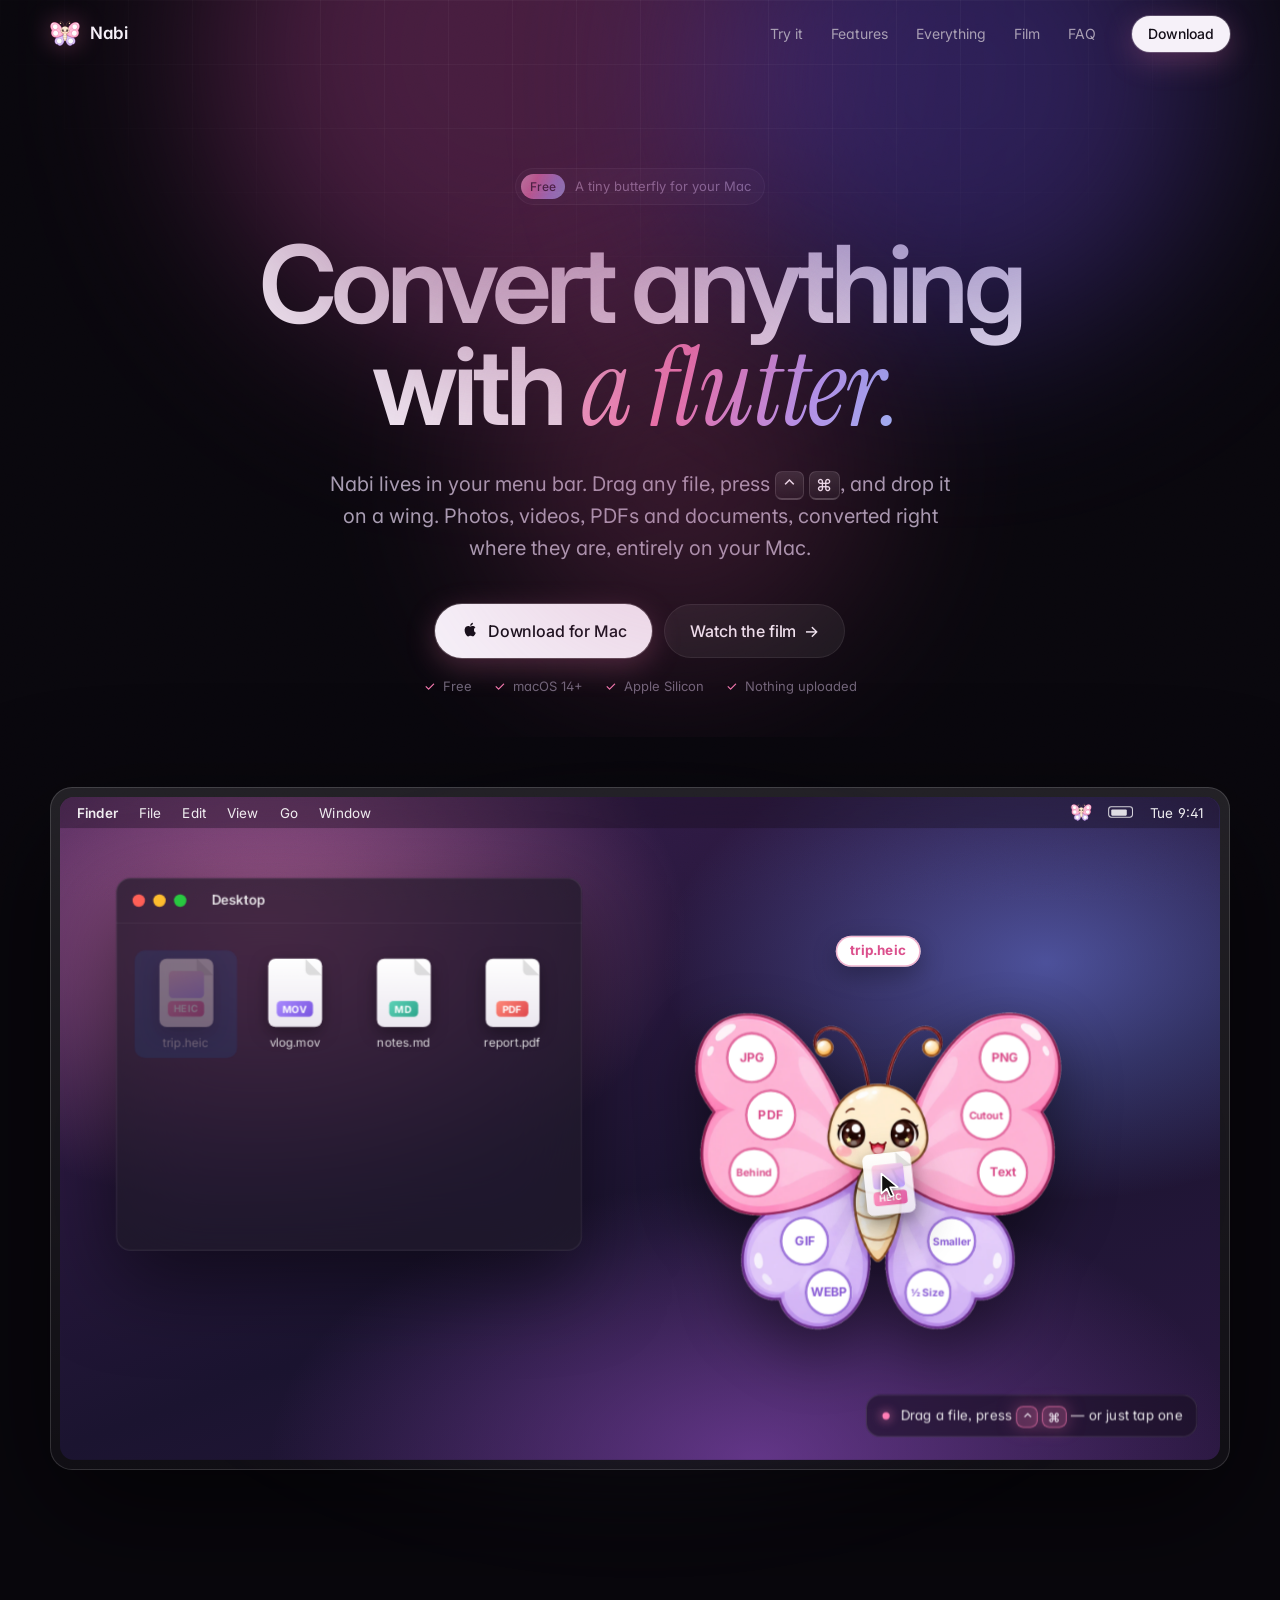
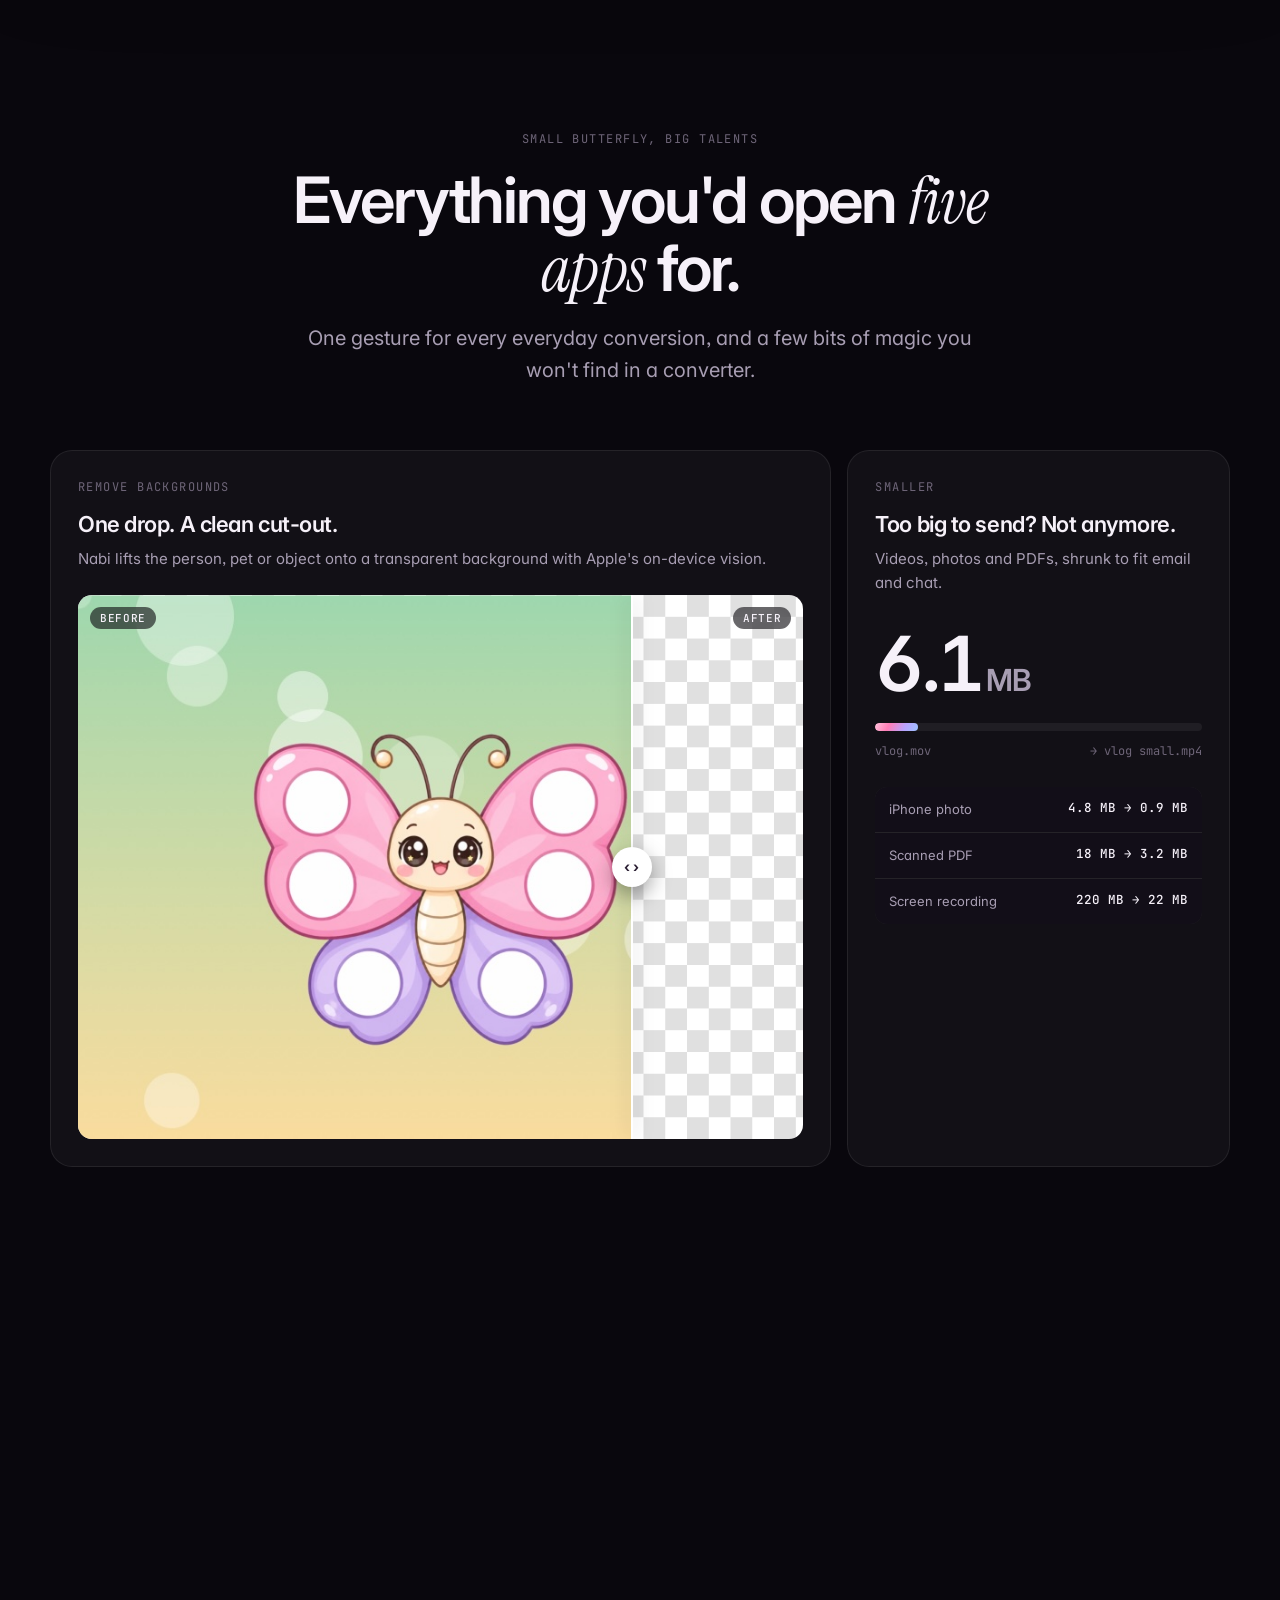
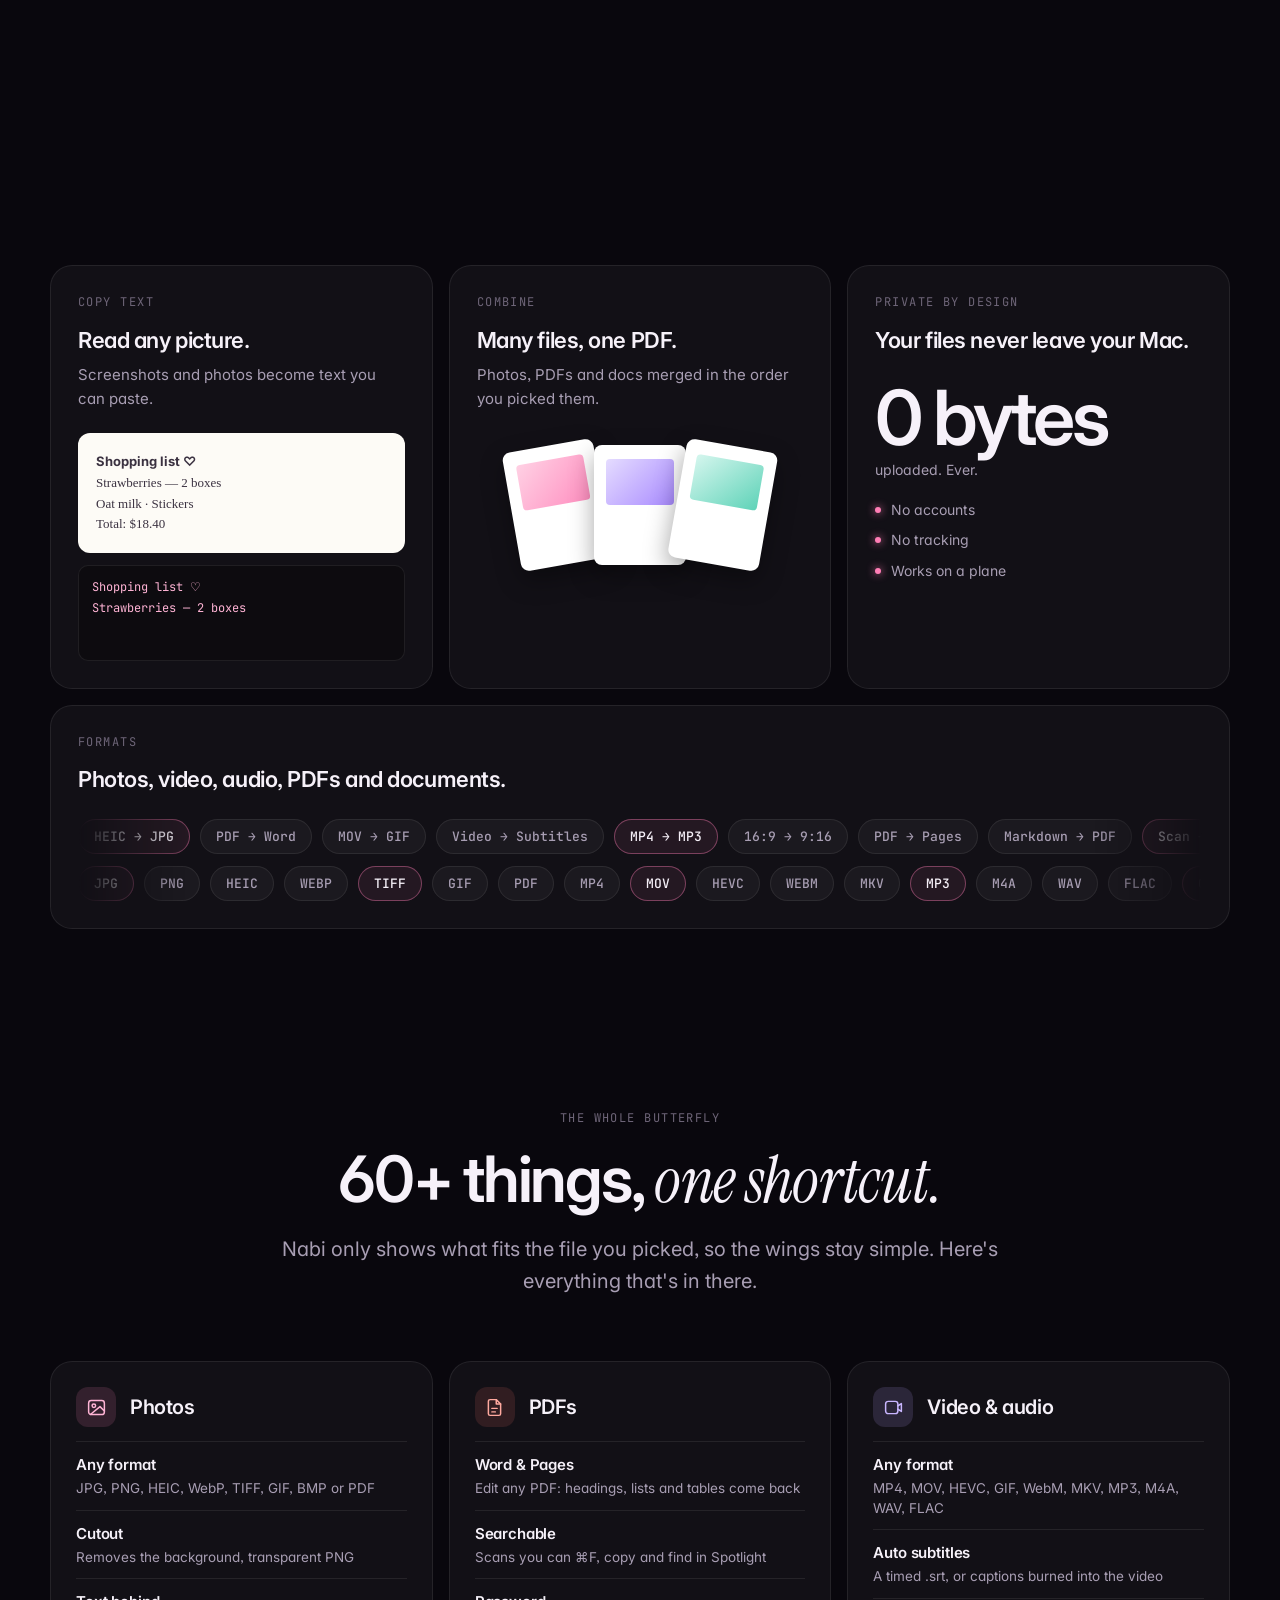
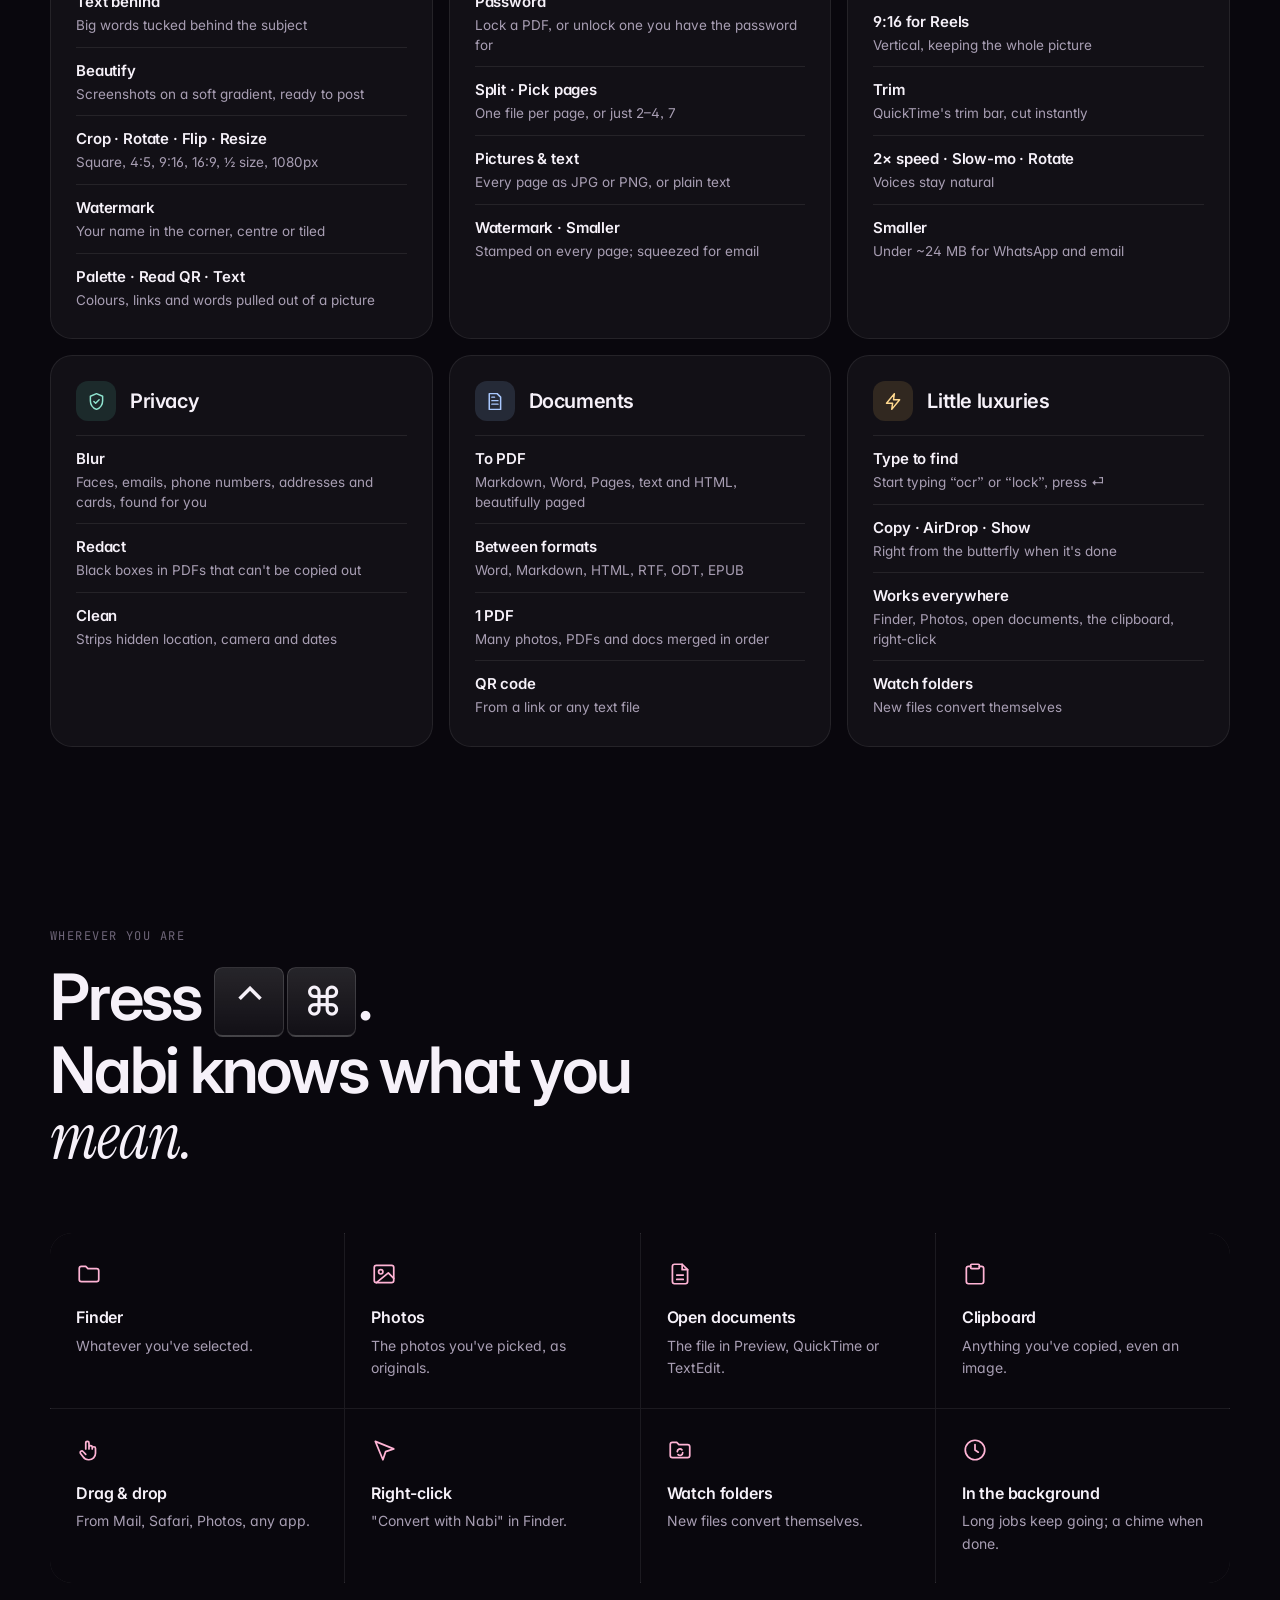
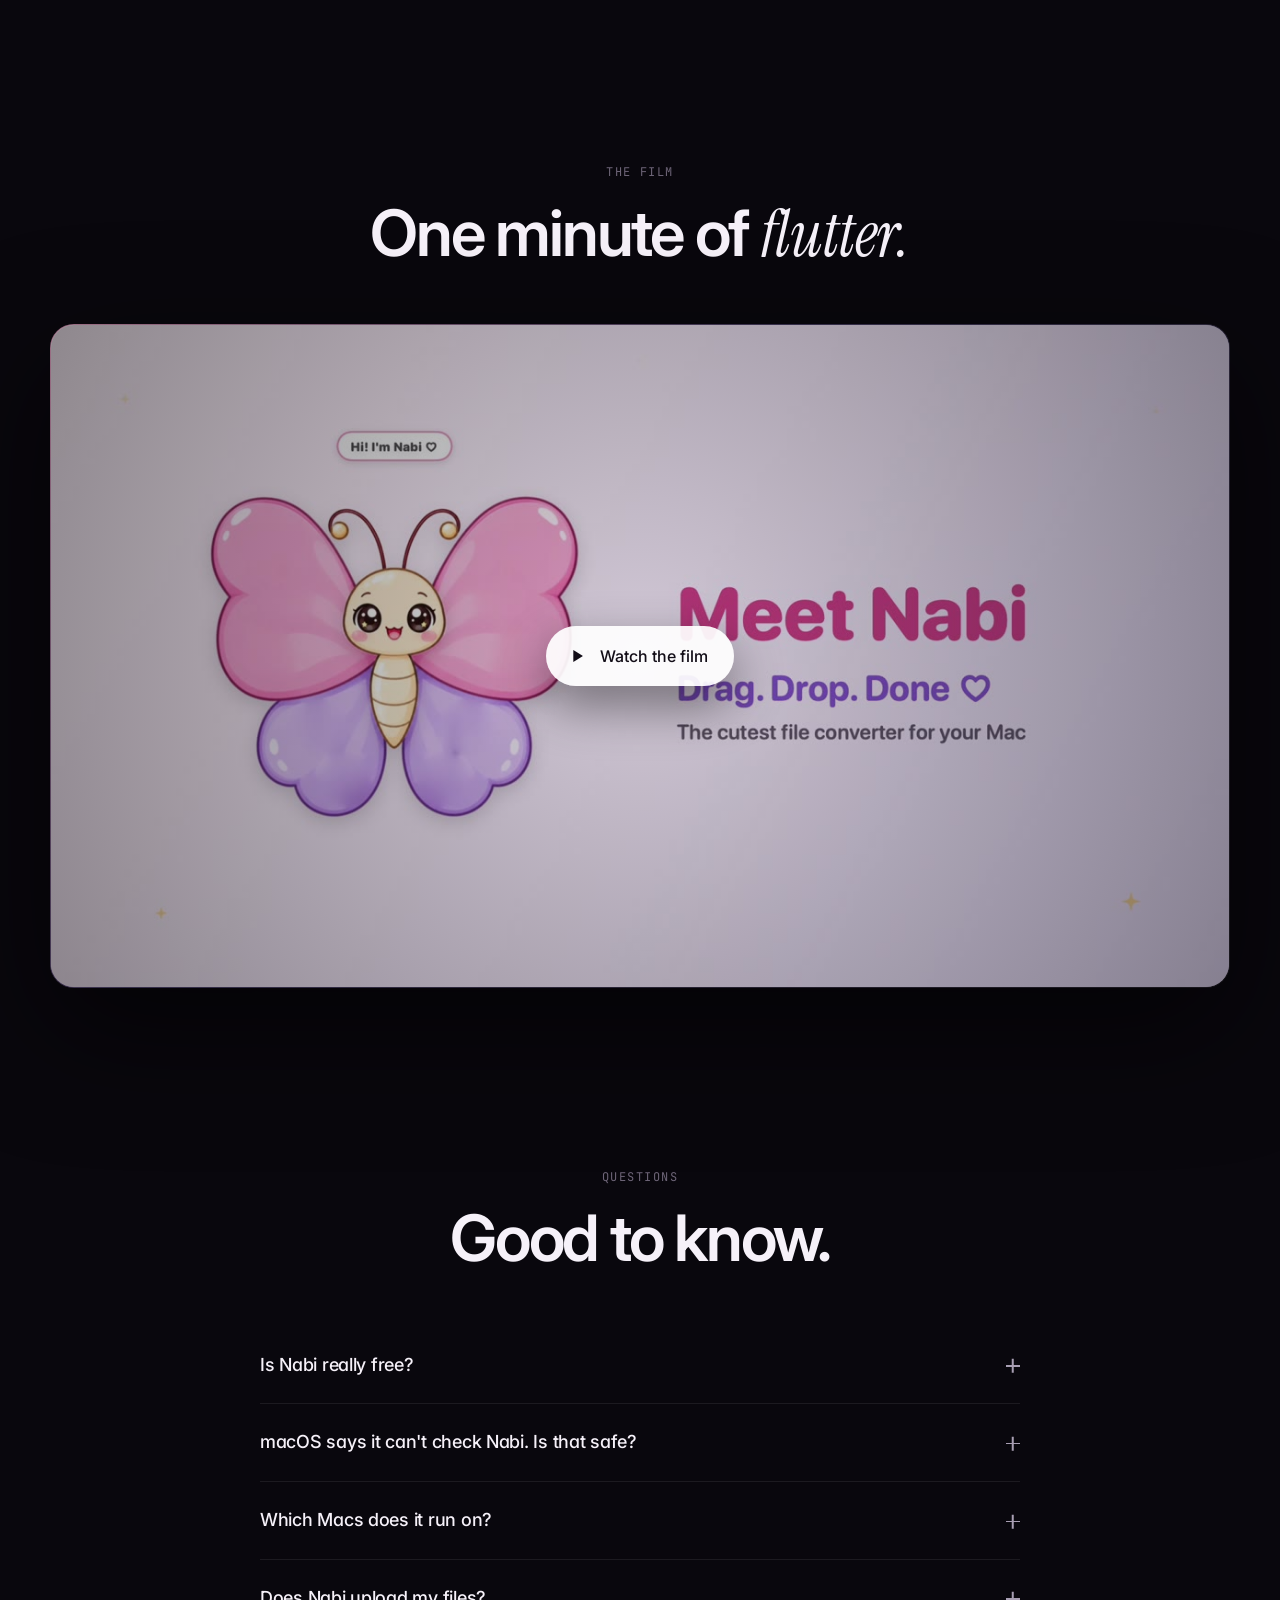
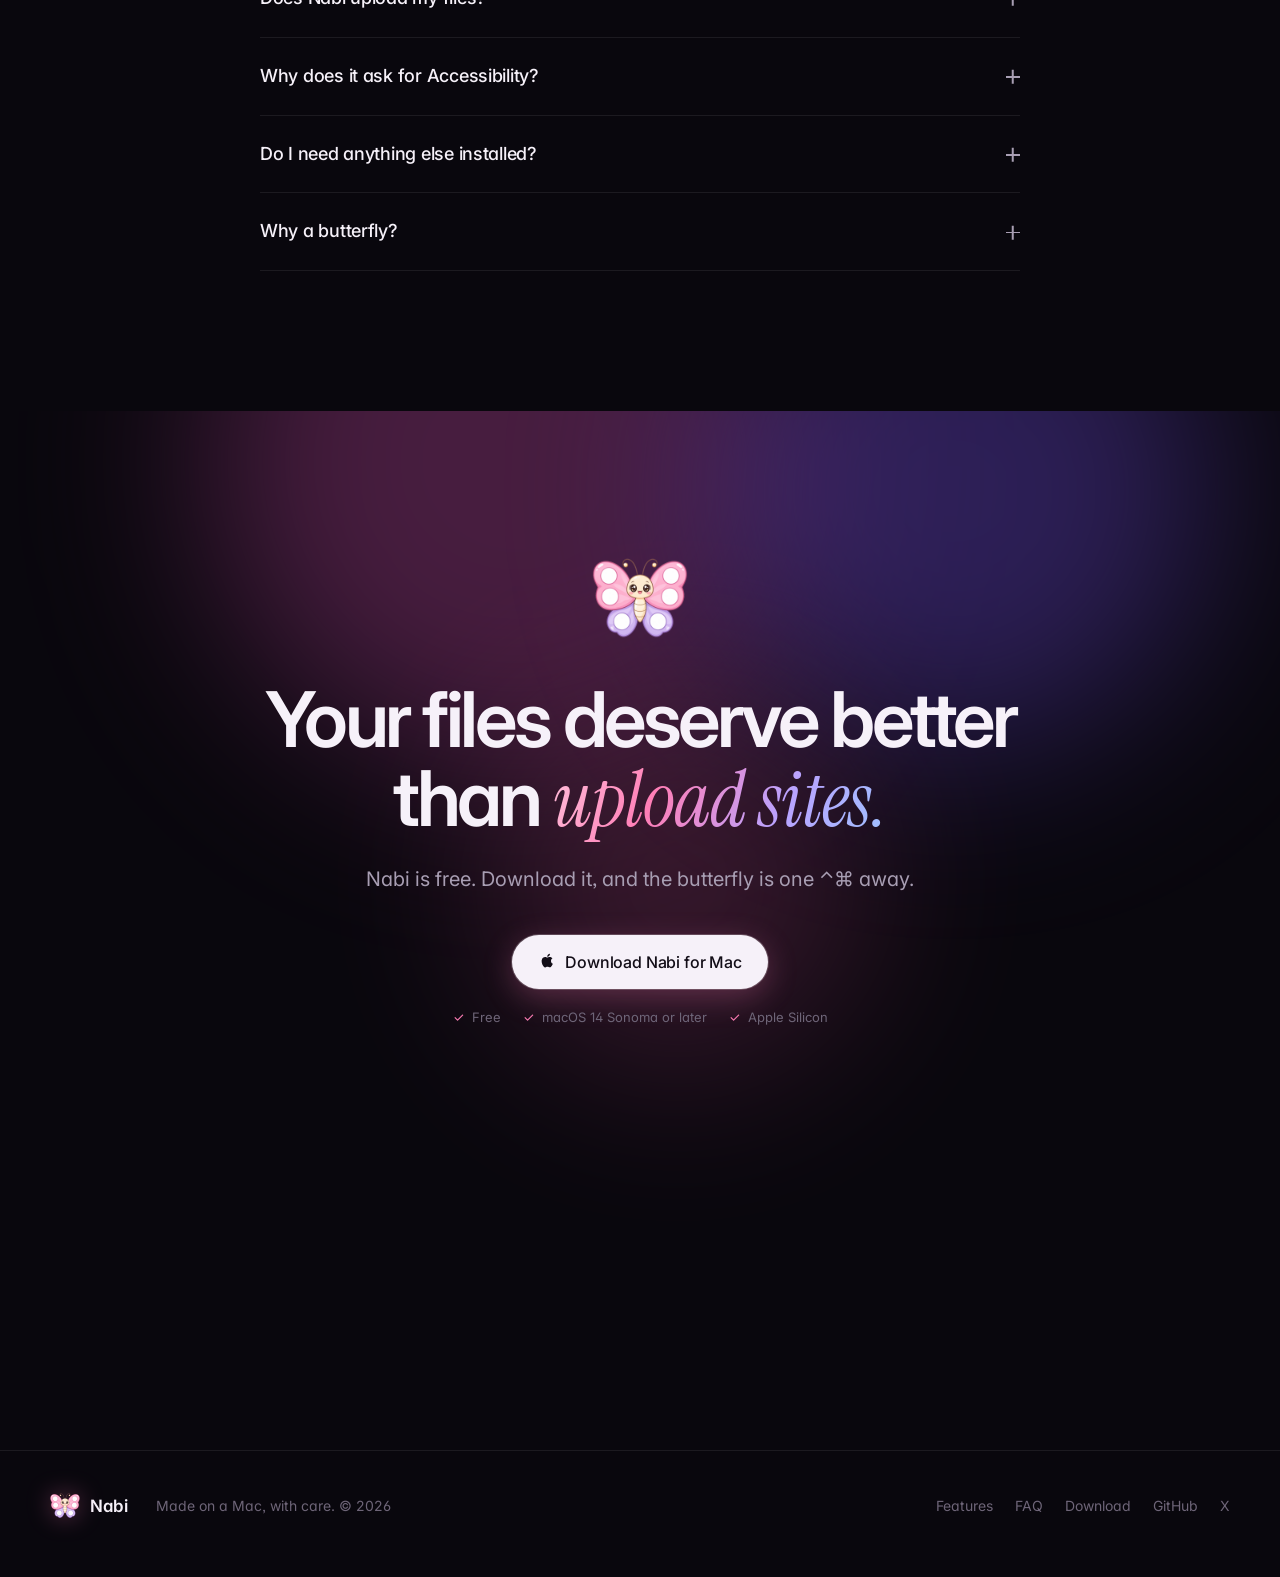
<file: website/index.html>
<!doctype html>
<html lang="en">
<head>
<meta charset="utf-8">
<meta name="viewport" content="width=device-width, initial-scale=1, viewport-fit=cover">
<title>Nabi — Convert anything with a flutter</title>
<meta name="description" content="Nabi is a free, tiny butterfly that lives in your Mac's menu bar. Select or drag any file, press ⌃⌘, drop it on a wing: 60+ conversions and tools for photos, videos, PDFs and documents, entirely on your Mac.">
<meta name="theme-color" content="#09070d">
<meta property="og:type" content="website">
<meta property="og:title" content="Nabi — Convert anything with a flutter">
<meta property="og:description" content="Drag any file, press ⌃⌘, drop it on a wing. Photos, videos, PDFs and docs, converted entirely on your Mac.">
<meta property="og:image" content="https://ud-ai-journey.github.io/nabi/assets/og-image.png">
<meta name="twitter:card" content="summary_large_image">
<meta name="twitter:title" content="Nabi — Convert anything with a flutter">
<meta name="twitter:description" content="Drag any file, press ⌃⌘, drop it on a wing. Converted entirely on your Mac.">
<meta name="twitter:image" content="https://ud-ai-journey.github.io/nabi/assets/og-image.png">
<link rel="icon" type="image/png" href="assets/favicon.png">
<link rel="apple-touch-icon" href="assets/apple-touch-icon.png">
<link rel="preconnect" href="https://fonts.googleapis.com">
<link rel="preconnect" href="https://fonts.gstatic.com" crossorigin>
<link href="https://fonts.googleapis.com/css2?family=Inter:wght@400;500;600;700;900&family=Instrument+Serif:ital@0;1&family=JetBrains+Mono:wght@400;500&family=Anton&display=swap" rel="stylesheet">
<link rel="preload" href="assets/wings.png" as="image">
<link rel="preload" href="assets/body.png" as="image">
<link rel="stylesheet" href="styles.css">
</head>
<body>

<header class="nav" id="nav">
  <div class="wrap">
    <a class="logo" href="#top"><img src="assets/mark.png" alt="">Nabi</a>
    <nav class="nav-links" aria-label="Sections">
      <a href="#demo">Try it</a><a href="#features">Features</a><a href="#everything">Everything</a><a href="#film">Film</a><a href="#faq">FAQ</a>
    </nav>
    <a class="btn btn-primary" href="#download">Download</a>
  </div>
</header>

<main id="top">
  <!-- Hero -->
  <section class="hero">
    <div class="aurora" aria-hidden="true"><i></i><i></i><i></i></div>
    <div class="grid-lines" aria-hidden="true"></div>
    <div class="wrap">
      <div data-reveal><span class="pill"><b>Free</b> A tiny butterfly for your Mac</span></div>
      <h1 data-reveal style="--d:.08s">Convert anything<br>with <em class="grad">a flutter.</em></h1>
      <p class="lead" data-reveal style="--d:.16s">Nabi lives in your menu bar. Drag any file, press <kbd>⌃</kbd> <kbd>⌘</kbd>, and drop it on a wing.
        Photos, videos, PDFs and documents, converted right where they are, entirely on your Mac.</p>
      <div class="hero-actions" data-reveal style="--d:.24s">
        <div class="cta-row">
          <a class="btn btn-primary btn-xl" href="https://github.com/ud-ai-journey/nabi/releases/latest/download/Nabi.dmg" data-download><svg class="apple" viewBox="0 0 24 24" aria-hidden="true"><path fill="currentColor" d="M16.37 12.6c-.02-2.2 1.8-3.26 1.88-3.31-1.03-1.5-2.62-1.7-3.18-1.73-1.35-.14-2.64.8-3.33.8-.69 0-1.74-.78-2.87-.76-1.47.02-2.83.86-3.59 2.18-1.53 2.65-.39 6.57 1.1 8.72.73 1.05 1.6 2.23 2.73 2.19 1.1-.04 1.51-.71 2.84-.71 1.32 0 1.7.71 2.86.69 1.18-.02 1.93-1.07 2.65-2.13.84-1.22 1.18-2.4 1.2-2.46-.03-.01-2.3-.88-2.32-3.49zM14.2 6.13c.6-.73 1.01-1.75.9-2.76-.87.04-1.92.58-2.54 1.31-.56.65-1.05 1.68-.92 2.67.97.08 1.96-.49 2.56-1.22z"/></svg>Download for Mac</a>
          <a class="btn btn-ghost btn-xl" href="#film">Watch the film <span class="arrow">→</span></a>
        </div>
        <div class="meta"><span>Free</span><span>macOS 14+</span><span>Apple Silicon</span><span>Nothing uploaded</span></div>
      </div>
    </div>
  </section>

  <!-- Interactive demo -->
  <section class="demo" id="demo">
    <div class="wrap">
      <div class="stage-wrap" data-reveal>
        <div class="stage-frame">
          <div class="stage-viewport">
            <div class="stage" id="stage" aria-label="Interactive demo: drag a file and drop it on the butterfly">
              <div class="menubar">
                <b>Finder</b><span>File</span><span>Edit</span><span>View</span><span>Go</span><span>Window</span>
                <div class="right"><img class="nabi-icon" id="menu-icon" src="assets/mark.png" alt=""><span class="battery"></span><span id="clock">Tue 9:41</span></div>
              </div>
              <div class="finder">
                <div class="finder-bar"><i></i><i></i><i></i><span>Desktop</span></div>
                <div class="files" id="files"></div>
              </div>
              <div class="hint" id="hint"><span class="dot"></span><span id="hint-text">Drag a file, press <kbd id="k-ctrl">⌃</kbd> <kbd id="k-cmd">⌘</kbd> — or just tap one</span></div>
            </div>
          </div>
        </div>
      </div>
    </div>
  </section>

  <!-- Features -->
  <section id="features">
    <div class="wrap">
      <div class="section-head center" data-reveal>
        <span class="label">Small butterfly, big talents</span>
        <h2>Everything you'd open <em>five apps</em> for.</h2>
        <p class="lead">One gesture for every everyday conversion, and a few bits of magic you won't find in a converter.</p>
      </div>

      <div class="bento">
        <article class="card span-4" data-reveal>
          <span class="label">Remove backgrounds</span>
          <h3>One drop. A clean cut-out.</h3>
          <p>Nabi lifts the person, pet or object onto a transparent background with Apple's on-device vision.</p>
          <div class="ba" id="ba">
            <img src="assets/cutout-after.jpg" alt="Butterfly cut out on a transparent background">
            <img class="before" src="assets/cutout-before.jpg" alt="Butterfly on a garden background">
            <span class="tag l">Before</span><span class="tag r">After</span>
            <div class="handle"></div>
          </div>
        </article>

        <article class="card span-2" data-reveal style="--d:.06s">
          <span class="label">Smaller</span>
          <h3>Too big to send? Not anymore.</h3>
          <p>Videos, photos and PDFs, shrunk to fit email and chat.</p>
          <div class="meter" id="meter">
            <div class="num"><span id="meter-num">48.2</span><small>MB</small></div>
            <div class="bar"><i id="meter-bar"></i></div>
            <div class="files-line"><span>vlog.mov</span><span>→ vlog small.mp4</span></div>
          </div>
          <ul class="sizes">
            <li><span>iPhone photo</span><b>4.8 MB → 0.9 MB</b></li>
            <li><span>Scanned PDF</span><b>18 MB → 3.2 MB</b></li>
            <li><span>Screen recording</span><b>220 MB → 22 MB</b></li>
          </ul>
        </article>

        <article class="card span-3" data-reveal>
          <span class="label">Text behind you</span>
          <h3>The trend, in one second.</h3>
          <p>Type something. It slides in behind the subject.</p>
          <div class="tb" id="tb">
            <img src="assets/cutout-before.jpg" alt="">
            <div class="words chunky" id="tb-words">NABI</div>
            <img src="assets/subject.png" alt="Words placed behind the butterfly">
          </div>
          <div class="tb-controls">
            <input id="tb-input" value="NABI" maxlength="16" aria-label="Words to place behind the butterfly">
            <button class="chip-btn on" data-style="chunky">Chunky</button>
            <button class="chip-btn" data-style="bold">Bold</button>
            <button class="chip-btn" data-style="script">Script</button>
            <button class="chip-btn" data-style="outline">Outline</button>
          </div>
        </article>

        <article class="card span-3" data-reveal style="--d:.06s">
          <span class="label">Documents</span>
          <h3>Markdown, Word &amp; Pages → beautiful PDFs.</h3>
          <p>Styled, paginated, with tables and code. Word, RTF, text and HTML too.</p>
          <div class="md" id="md">
            <pre id="md-src"></pre>
            <div class="page" id="md-page">
              <h4 class="hidden" data-at="1">Release notes ♡</h4>
              <p class="hidden" data-at="3">Nabi is a <b>cute</b> converter for your Mac.</p>
              <h5 class="hidden" data-at="5">What's new</h5>
              <ul class="hidden" data-at="7"><li>Background cut-outs</li><li>Text behind you</li><li><code>⌃⌘</code> anywhere</li></ul>
              <table class="hidden" data-at="11"><tr><th>From</th><th>To</th></tr><tr><td>HEIC</td><td>JPG</td></tr><tr><td>MOV</td><td>GIF</td></tr></table>
            </div>
          </div>
        </article>

        <article class="card span-2" data-reveal>
          <span class="label">Copy text</span>
          <h3>Read any picture.</h3>
          <p>Screenshots and photos become text you can paste.</p>
          <div class="scan"><b>Shopping list ♡</b><br>Strawberries — 2 boxes<br>Oat milk · Stickers<br>Total: $18.40</div>
          <div class="ocr" id="ocr"></div>
        </article>

        <article class="card span-2" data-reveal style="--d:.06s">
          <span class="label">Combine</span>
          <h3>Many files, one PDF.</h3>
          <p>Photos, PDFs and docs merged in the order you picked them.</p>
          <div class="stack" id="stack"><div class="sheet"></div><div class="sheet"></div><div class="sheet"></div></div>
        </article>

        <article class="card span-2 privacy-card" data-reveal style="--d:.12s">
          <span class="label">Private by design</span>
          <h3>Your files never leave your Mac.</h3>
          <div class="zero">0 bytes<small>uploaded. Ever.</small></div>
          <ul class="ticks"><li>No accounts</li><li>No tracking</li><li>Works on a plane</li></ul>
        </article>

        <article class="card span-6" data-reveal>
          <span class="label">Formats</span>
          <h3>Photos, video, audio, PDFs and documents.</h3>
          <div class="marquee" aria-label="Supported formats">
            <div class="row" id="row-a"></div>
            <div class="row" id="row-b"></div>
          </div>
        </article>
      </div>
    </div>
  </section>


  <!-- Everything -->
  <section id="everything" style="padding-top:40px">
    <div class="wrap">
      <div class="section-head center" data-reveal>
        <span class="label">The whole butterfly</span>
        <h2>60+ things, <em>one shortcut.</em></h2>
        <p class="lead">Nabi only shows what fits the file you picked, so the wings stay simple. Here's everything that's in there.</p>
      </div>
      <div class="catalog">
        <article class="cat" data-reveal>
          <div class="cat-head"><i class="ic pink"><svg viewBox="0 0 24 24"><rect x="3" y="4" width="18" height="16" rx="3"/><circle cx="9" cy="10" r="2"/><path d="m21 16-5-5L5 20"/></svg></i><h3>Photos</h3></div>
          <ul>
            <li><b>Any format</b><span>JPG, PNG, HEIC, WebP, TIFF, GIF, BMP or PDF</span></li>
            <li><b>Cutout</b><span>Removes the background, transparent PNG</span></li>
            <li><b>Text behind</b><span>Big words tucked behind the subject</span></li>
            <li><b>Beautify</b><span>Screenshots on a soft gradient, ready to post</span></li>
            <li><b>Crop · Rotate · Flip · Resize</b><span>Square, 4:5, 9:16, 16:9, ½ size, 1080px</span></li>
            <li><b>Watermark</b><span>Your name in the corner, centre or tiled</span></li>
            <li><b>Palette · Read QR · Text</b><span>Colours, links and words pulled out of a picture</span></li>
          </ul>
        </article>
        <article class="cat" data-reveal style="--d:.05s">
          <div class="cat-head"><i class="ic red"><svg viewBox="0 0 24 24"><path d="M14 3H7a2 2 0 0 0-2 2v14a2 2 0 0 0 2 2h10a2 2 0 0 0 2-2V8z"/><path d="M14 3v5h5M9 13h6M9 17h4"/></svg></i><h3>PDFs</h3></div>
          <ul>
            <li><b>Word &amp; Pages</b><span>Edit any PDF: headings, lists and tables come back</span></li>
            <li><b>Searchable</b><span>Scans you can ⌘F, copy and find in Spotlight</span></li>
            <li><b>Password</b><span>Lock a PDF, or unlock one you have the password for</span></li>
            <li><b>Split · Pick pages</b><span>One file per page, or just 2–4, 7</span></li>
            <li><b>Pictures &amp; text</b><span>Every page as JPG or PNG, or plain text</span></li>
            <li><b>Watermark · Smaller</b><span>Stamped on every page; squeezed for email</span></li>
          </ul>
        </article>
        <article class="cat" data-reveal style="--d:.1s">
          <div class="cat-head"><i class="ic purple"><svg viewBox="0 0 24 24"><rect x="3" y="5" width="14" height="14" rx="3"/><path d="m17 10 4-2.5v9L17 14"/></svg></i><h3>Video &amp; audio</h3></div>
          <ul>
            <li><b>Any format</b><span>MP4, MOV, HEVC, GIF, WebM, MKV, MP3, M4A, WAV, FLAC</span></li>
            <li><b>Auto subtitles</b><span>A timed .srt, or captions burned into the video</span></li>
            <li><b>9:16 for Reels</b><span>Vertical, keeping the whole picture</span></li>
            <li><b>Trim</b><span>QuickTime's trim bar, cut instantly</span></li>
            <li><b>2× speed · Slow-mo · Rotate</b><span>Voices stay natural</span></li>
            <li><b>Smaller</b><span>Under ~24 MB for WhatsApp and email</span></li>
          </ul>
        </article>
        <article class="cat" data-reveal>
          <div class="cat-head"><i class="ic teal"><svg viewBox="0 0 24 24"><path d="M12 3 5 6v5c0 4.5 3 8.3 7 10 4-1.7 7-5.5 7-10V6z"/><path d="m9 12 2 2 4-4"/></svg></i><h3>Privacy</h3></div>
          <ul>
            <li><b>Blur</b><span>Faces, emails, phone numbers, addresses and cards, found for you</span></li>
            <li><b>Redact</b><span>Black boxes in PDFs that can't be copied out</span></li>
            <li><b>Clean</b><span>Strips hidden location, camera and dates</span></li>
          </ul>
        </article>
        <article class="cat" data-reveal style="--d:.05s">
          <div class="cat-head"><i class="ic blue"><svg viewBox="0 0 24 24"><path d="M6 3h9l4 4v14H6z"/><path d="M9 11h7M9 15h7M9 7h3"/></svg></i><h3>Documents</h3></div>
          <ul>
            <li><b>To PDF</b><span>Markdown, Word, Pages, text and HTML, beautifully paged</span></li>
            <li><b>Between formats</b><span>Word, Markdown, HTML, RTF, ODT, EPUB</span></li>
            <li><b>1 PDF</b><span>Many photos, PDFs and docs merged in order</span></li>
            <li><b>QR code</b><span>From a link or any text file</span></li>
          </ul>
        </article>
        <article class="cat" data-reveal style="--d:.1s">
          <div class="cat-head"><i class="ic gold"><svg viewBox="0 0 24 24"><path d="M13 3 4 14h7l-1 7 9-11h-7z"/></svg></i><h3>Little luxuries</h3></div>
          <ul>
            <li><b>Type to find</b><span>Start typing “ocr” or “lock”, press ⏎</span></li>
            <li><b>Copy · AirDrop · Show</b><span>Right from the butterfly when it's done</span></li>
            <li><b>Works everywhere</b><span>Finder, Photos, open documents, the clipboard, right-click</span></li>
            <li><b>Watch folders</b><span>New files convert themselves</span></li>
          </ul>
        </article>
      </div>
    </div>
  </section>

  <!-- Everywhere -->
  <section id="everywhere" style="padding-top:40px">
    <div class="wrap">
      <div class="section-head" data-reveal>
        <span class="label">Wherever you are</span>
        <h2>Press <kbd>⌃</kbd><kbd>⌘</kbd>.<br>Nabi knows what you <em>mean.</em></h2>
      </div>
      <div class="places" data-reveal>
        <div class="place"><svg viewBox="0 0 24 24"><path d="M3 7a2 2 0 0 1 2-2h4l2 2h8a2 2 0 0 1 2 2v8a2 2 0 0 1-2 2H5a2 2 0 0 1-2-2z"/></svg><b>Finder</b><span>Whatever you've selected.</span></div>
        <div class="place"><svg viewBox="0 0 24 24"><rect x="3" y="4" width="18" height="16" rx="2"/><circle cx="9" cy="10" r="2"/><path d="m21 16-5-5L5 20"/></svg><b>Photos</b><span>The photos you've picked, as originals.</span></div>
        <div class="place"><svg viewBox="0 0 24 24"><path d="M14 3H7a2 2 0 0 0-2 2v14a2 2 0 0 0 2 2h10a2 2 0 0 0 2-2V8z"/><path d="M14 3v5h5M9 13h6M9 17h6"/></svg><b>Open documents</b><span>The file in Preview, QuickTime or TextEdit.</span></div>
        <div class="place"><svg viewBox="0 0 24 24"><rect x="8" y="3" width="8" height="4" rx="1"/><path d="M16 5h2a2 2 0 0 1 2 2v12a2 2 0 0 1-2 2H6a2 2 0 0 1-2-2V7a2 2 0 0 1 2-2h2"/></svg><b>Clipboard</b><span>Anything you've copied, even an image.</span></div>
        <div class="place"><svg viewBox="0 0 24 24"><path d="M9 11V5.5a1.5 1.5 0 0 1 3 0V11m0-1.5a1.5 1.5 0 0 1 3 0V11m0-.5a1.5 1.5 0 0 1 3 0V15a6 6 0 0 1-6 6h-.5a6 6 0 0 1-5-2.7L4 15a1.5 1.5 0 0 1 2.5-1.6L9 16"/></svg><b>Drag &amp; drop</b><span>From Mail, Safari, Photos, any app.</span></div>
        <div class="place"><svg viewBox="0 0 24 24"><path d="M4 4l7 17 2.5-7.5L21 11z"/></svg><b>Right-click</b><span>"Convert with Nabi" in Finder.</span></div>
        <div class="place"><svg viewBox="0 0 24 24"><path d="M3 7a2 2 0 0 1 2-2h4l2 2h8a2 2 0 0 1 2 2v8a2 2 0 0 1-2 2H5a2 2 0 0 1-2-2z"/><path d="M9.5 13.5a2.5 2.5 0 0 1 4.3-1.7M14.5 14.5a2.5 2.5 0 0 1-4.3 1.7"/></svg><b>Watch folders</b><span>New files convert themselves.</span></div>
        <div class="place"><svg viewBox="0 0 24 24"><circle cx="12" cy="12" r="9"/><path d="M12 7v5l3 2"/></svg><b>In the background</b><span>Long jobs keep going; a chime when done.</span></div>
      </div>
    </div>
  </section>

  <!-- Film -->
  <section id="film" style="padding-top:40px">
    <div class="wrap">
      <div class="section-head center" data-reveal>
        <span class="label">The film</span>
        <h2>One minute of <em>flutter.</em></h2>
      </div>
      <div class="film-frame" data-reveal>
        <div class="film" id="film-player">
          <video id="film-video" src="assets/nabi-launch.mp4" poster="assets/video-poster.jpg" playsinline preload="metadata"></video>
          <button class="play" id="play" aria-label="Play the film"><span><svg viewBox="0 0 24 24"><path d="M8 5.5v13l10.5-6.5z" fill="currentColor"/></svg>Watch the film</span></button>
        </div>
      </div>
    </div>
  </section>

  <!-- FAQ -->
  <section id="faq" style="padding-top:40px">
    <div class="wrap">
      <div class="section-head center" data-reveal><span class="label">Questions</span><h2>Good to know.</h2></div>
      <div class="faq" data-reveal>
        <details><summary>Is Nabi really free?<i></i></summary><p>Yes. No account, no ads, no subscription. Download it, drag it into Applications, and it's yours.</p></details>
        <details><summary>macOS says it can't check Nabi. Is that safe?<i></i></summary><p>Nabi isn't from the App Store yet, so the first time you open it macOS asks you to confirm. Open <b>System Settings → Privacy &amp; Security</b>, scroll down and click <b>Open Anyway</b>. You only do this once.</p></details>
        <details><summary>Which Macs does it run on?<i></i></summary><p>Macs with Apple Silicon on macOS 14 Sonoma or later.</p></details>
        <details><summary>Does Nabi upload my files?<i></i></summary><p>Never. Every conversion happens on your Mac with Apple's own frameworks, and Nabi works without an internet connection.</p></details>
        <details><summary>Why does it ask for Accessibility?<i></i></summary><p>That's what lets Nabi notice ⌃⌘ and see which file you've selected or are dragging. Nabi never reads what you type.</p></details>
        <details><summary>Do I need anything else installed?<i></i></summary><p>No. Pages documents go through Apple's free Pages app, and a handful of extra video and audio formats (WebM, MKV, burned-in captions, 9:16) use a small optional add-on Nabi installs for you.</p></details>
        <details><summary>Why a butterfly?<i></i></summary><p><i>Nabi</i> (나비) is Korean for butterfly. Butterflies are all about transformation, and so is Nabi. It also flaps its wings while it works, which we consider essential.</p></details>
      </div>
    </div>
  </section>

  <!-- Download -->
  <section class="cta" id="download">
    <div class="aurora" aria-hidden="true"><i></i><i></i><i></i></div>
    <div class="wrap" style="position:relative">
      <img class="mark" src="assets/mark.png" alt="" data-reveal>
      <h2 data-reveal>Your files deserve better<br>than <em class="grad">upload sites.</em></h2>
      <p class="lead" data-reveal style="--d:.08s">Nabi is free. Download it, and the butterfly is one&nbsp;⌃⌘&nbsp;away.</p>
      <div class="hero-actions" data-reveal style="--d:.16s">
        <a class="btn btn-primary btn-xl" href="https://github.com/ud-ai-journey/nabi/releases/latest/download/Nabi.dmg" data-download><svg class="apple" viewBox="0 0 24 24" aria-hidden="true"><path fill="currentColor" d="M16.37 12.6c-.02-2.2 1.8-3.26 1.88-3.31-1.03-1.5-2.62-1.7-3.18-1.73-1.35-.14-2.64.8-3.33.8-.69 0-1.74-.78-2.87-.76-1.47.02-2.83.86-3.59 2.18-1.53 2.65-.39 6.57 1.1 8.72.73 1.05 1.6 2.23 2.73 2.19 1.1-.04 1.51-.71 2.84-.71 1.32 0 1.7.71 2.86.69 1.18-.02 1.93-1.07 2.65-2.13.84-1.22 1.18-2.4 1.2-2.46-.03-.01-2.3-.88-2.32-3.49zM14.2 6.13c.6-.73 1.01-1.75.9-2.76-.87.04-1.92.58-2.54 1.31-.56.65-1.05 1.68-.92 2.67.97.08 1.96-.49 2.56-1.22z"/></svg>Download Nabi for Mac</a>
        <div class="meta"><span>Free</span><span>macOS 14 Sonoma or later</span><span>Apple Silicon</span></div>
      </div>
      <ol class="steps" data-reveal style="--d:.24s">
        <li><b>1</b><div><h3>Open the download</h3><p>Drag the butterfly into your Applications folder.</p></div></li>
        <li><b>2</b><div><h3>Say hello once</h3><p>macOS asks you to confirm apps from outside the App Store: <b>System Settings → Privacy &amp; Security → Open Anyway</b>.</p></div></li>
        <li><b>3</b><div><h3>Allow Accessibility</h3><p>So Nabi can hear ⌃⌘. Then select any file and press it.</p></div></li>
      </ol>
      <p class="fine" data-reveal>All versions and notes on <a href="https://github.com/ud-ai-journey/nabi/releases">GitHub</a>.</p>
    </div>
  </section>
</main>

<footer>
  <div class="wrap">
    <a class="logo" href="#top"><img src="assets/mark.png" alt="">Nabi</a>
    <span>Made on a Mac, with care. © 2026</span>
    <nav><a href="#features">Features</a><a href="#faq">FAQ</a><a href="#download">Download</a><a href="https://github.com/ud-ai-journey/nabi">GitHub</a><a data-x-link href="#" hidden>X</a></nav>
  </div>
</footer>

<script src="main.js"></script>
</body>
</html>
</file>
<file: website/styles.css>
/* ───────────────────────────── Tokens ───────────────────────────── */
:root {
  --bg: #09070d;
  --bg-2: #100c16;
  --surface: rgba(255, 255, 255, 0.035);
  --surface-2: rgba(255, 255, 255, 0.06);
  --border: rgba(255, 255, 255, 0.08);
  --border-2: rgba(255, 255, 255, 0.14);
  --text: #f6f1f9;
  --muted: #a89eb3;
  --dim: #6e6578;
  --pink: #ff7eb6;
  --pink-2: #ffb4d5;
  --lilac: #b9a3ff;
  --sky: #9cc2ff;
  --spot-pink: #db4f8c;
  --spot-purple: #8a5cd6;
  --grad: linear-gradient(115deg, #ffc2dc 0%, #ff7eb6 32%, #b9a3ff 68%, #9cc2ff 100%);
  --radius: 22px;
  --ease: cubic-bezier(0.22, 1, 0.36, 1);
  --spring: cubic-bezier(0.34, 1.56, 0.64, 1);
  --sans: "Inter", ui-sans-serif, -apple-system, system-ui, sans-serif;
  --serif: "Instrument Serif", ui-serif, Georgia, serif;
  --mono: "JetBrains Mono", ui-monospace, Menlo, monospace;
}

* { box-sizing: border-box; }
html { scroll-behavior: smooth; -webkit-text-size-adjust: 100%; }
body {
  margin: 0;
  font-family: var(--sans);
  font-feature-settings: "cv11", "ss01", "ss03";
  background: var(--bg);
  color: var(--text);
  line-height: 1.6;
  -webkit-font-smoothing: antialiased;
  overflow-x: hidden;
}
/* Film grain over everything. */
body::after {
  content: "";
  position: fixed;
  inset: 0;
  pointer-events: none;
  z-index: 100;
  opacity: 0.05;
  mix-blend-mode: overlay;
  background-image: url("data:image/svg+xml;utf8,<svg xmlns='http://www.w3.org/2000/svg' width='160' height='160'><filter id='n'><feTurbulence type='fractalNoise' baseFrequency='.9' numOctaves='3' stitchTiles='stitch'/></filter><rect width='100%' height='100%' filter='url(%23n)'/></svg>");
}
img, video, svg { display: block; max-width: 100%; }
a { color: inherit; text-decoration: none; }
::selection { background: rgba(255, 126, 182, 0.35); }

.wrap { width: min(1180px, 100% - 48px); margin-inline: auto; }
section { position: relative; padding: 140px 0; }

/* ───────────────────────────── Type ───────────────────────────── */
h1, h2, h3 { margin: 0; font-weight: 600; letter-spacing: -0.035em; line-height: 1.02; }
h2 { font-size: clamp(38px, 5.2vw, 64px); }
h3 { font-size: 22px; letter-spacing: -0.02em; line-height: 1.2; }
em { font-family: var(--serif); font-style: italic; font-weight: 400; letter-spacing: -0.01em; }
.grad { background: var(--grad); -webkit-background-clip: text; background-clip: text; color: transparent; }
.lead { font-size: clamp(17px, 1.6vw, 20px); color: var(--muted); line-height: 1.6; }
.label {
  font-family: var(--mono); font-size: 12px; letter-spacing: 0.12em; text-transform: uppercase; color: var(--dim);
}
.section-head { max-width: 720px; }
.section-head.center { margin-inline: auto; text-align: center; }
.section-head .label { display: block; margin-bottom: 18px; }
.section-head .lead { margin-top: 20px; }

kbd {
  display: inline-grid; place-items: center; min-width: 1.75em; height: 1.75em; padding: 0 0.4em;
  font-family: var(--sans); font-size: 0.82em; font-weight: 500; color: var(--text);
  background: linear-gradient(180deg, rgba(255,255,255,0.12), rgba(255,255,255,0.04));
  border: 1px solid var(--border-2); border-bottom-width: 2px; border-radius: 7px;
  transition: transform 0.12s, background 0.12s, border-color 0.12s, box-shadow 0.12s;
}
h2 kbd { font-size: 0.62em; vertical-align: 0.12em; margin: 0 0.04em; border-radius: 0.22em; }
kbd.down { transform: translateY(1px); border-bottom-width: 1px; background: rgba(255,126,182,0.25); border-color: rgba(255,126,182,0.6); box-shadow: 0 0 18px rgba(255,126,182,0.35); }

/* ───────────────────────────── Buttons & form ───────────────────────────── */
.btn {
  display: inline-flex; align-items: center; justify-content: center; gap: 8px; height: 44px; padding: 0 20px;
  font: 500 15px/1 var(--sans); letter-spacing: -0.01em; border-radius: 999px; border: 0; cursor: pointer;
  transition: transform 0.2s var(--ease), background 0.2s, box-shadow 0.2s, opacity 0.2s;
}
.btn:active { transform: scale(0.97); }
.btn-primary { background: var(--text); color: #120d17; box-shadow: 0 0 0 1px rgba(255,255,255,0.2), 0 8px 30px rgba(255,126,182,0.25); }
.btn-primary:hover { background: #fff; box-shadow: 0 0 0 1px rgba(255,255,255,0.3), 0 10px 40px rgba(255,126,182,0.4); }
.btn-ghost { background: var(--surface-2); color: var(--text); box-shadow: inset 0 0 0 1px var(--border); }
.btn-ghost:hover { background: rgba(255,255,255,0.09); }
.btn .arrow { transition: transform 0.2s var(--ease); }
.btn:hover .arrow { transform: translateX(3px); }

.waitlist {
  display: flex; gap: 6px; padding: 6px; width: min(460px, 100%);
  background: rgba(255,255,255,0.05); border-radius: 999px;
  box-shadow: inset 0 0 0 1px var(--border-2), 0 20px 60px rgba(0,0,0,0.4);
  backdrop-filter: blur(20px); -webkit-backdrop-filter: blur(20px);
  transition: box-shadow 0.3s;
}
.waitlist:focus-within { box-shadow: inset 0 0 0 1px rgba(255,126,182,0.55), 0 0 0 4px rgba(255,126,182,0.12), 0 20px 60px rgba(0,0,0,0.4); }
.waitlist input {
  flex: 1; min-width: 0; padding: 0 18px; font: 400 15px var(--sans); color: var(--text);
  background: transparent; border: 0; outline: none;
}
.waitlist input::placeholder { color: var(--dim); }
.form-note { min-height: 22px; margin-top: 14px; font-size: 14px; color: var(--muted); }
.form-note.ok { color: #8ef0bd; }
.form-note.err { color: #ff9aa6; }

/* ───────────────────────────── Nav ───────────────────────────── */
.nav { position: fixed; inset: 0 0 auto; z-index: 50; transition: background 0.3s, box-shadow 0.3s, backdrop-filter 0.3s; }
.nav.scrolled { background: rgba(9,7,13,0.65); backdrop-filter: blur(18px) saturate(1.4); -webkit-backdrop-filter: blur(18px) saturate(1.4); box-shadow: 0 1px 0 var(--border); }
.nav .wrap { display: flex; align-items: center; height: 68px; gap: 36px; }
.logo { display: flex; align-items: center; gap: 10px; font-weight: 600; font-size: 17px; letter-spacing: -0.02em; }
.logo img { width: 30px; height: 30px; filter: drop-shadow(0 0 12px rgba(255,126,182,0.35)); }
.nav-links { display: flex; gap: 28px; margin-left: auto; font-size: 14px; color: var(--muted); }
.nav-links a { transition: color 0.2s; }
.nav-links a:hover { color: var(--text); }
.nav .btn { height: 36px; padding: 0 16px; font-size: 14px; }

/* ───────────────────────────── Ambient light ───────────────────────────── */
.aurora { position: absolute; inset: 0; overflow: hidden; pointer-events: none; }
.aurora i { position: absolute; border-radius: 50%; filter: blur(90px); opacity: 0.55; }
.aurora i:nth-child(1) { width: 620px; height: 620px; left: 50%; top: -260px; transform: translateX(-70%); background: #7a2f68; animation: drift 18s ease-in-out infinite; }
.aurora i:nth-child(2) { width: 520px; height: 520px; left: 50%; top: -180px; transform: translateX(10%); background: #4a3392; animation: drift 22s ease-in-out infinite reverse; }
.aurora i:nth-child(3) { width: 380px; height: 380px; left: 50%; top: 280px; transform: translateX(-40%); background: #b94a86; opacity: 0.25; animation: drift 26s ease-in-out infinite; }
@keyframes drift { 0%,100% { translate: 0 0; } 50% { translate: 60px 40px; } }
.grid-lines {
  position: absolute; inset: 0; pointer-events: none;
  background-image: linear-gradient(rgba(255,255,255,0.035) 1px, transparent 1px), linear-gradient(90deg, rgba(255,255,255,0.035) 1px, transparent 1px);
  background-size: 64px 64px;
  mask-image: radial-gradient(ellipse 70% 55% at 50% 0%, #000 30%, transparent 80%);
  -webkit-mask-image: radial-gradient(ellipse 70% 55% at 50% 0%, #000 30%, transparent 80%);
}

/* ───────────────────────────── Hero ───────────────────────────── */
.hero { padding: 168px 0 40px; text-align: center; }
.pill {
  display: inline-flex; align-items: center; gap: 10px; padding: 6px 14px 6px 6px; border-radius: 999px;
  font-size: 13px; color: var(--muted); background: var(--surface); box-shadow: inset 0 0 0 1px var(--border);
}
.pill b { padding: 3px 9px; border-radius: 999px; font-weight: 500; color: #170f1c; background: var(--grad); font-size: 12px; }
.hero h1 { margin-top: 28px; font-size: clamp(52px, 8.4vw, 108px); letter-spacing: -0.05em; line-height: 0.95; }
.hero h1 em { padding-right: 0.06em; }
.hero .lead { max-width: 640px; margin: 28px auto 0; }
.hero-actions { display: flex; flex-direction: column; align-items: center; margin-top: 40px; }
.meta { display: flex; justify-content: center; flex-wrap: wrap; gap: 8px 22px; margin-top: 6px; font-size: 13px; color: var(--dim); }
.meta span::before { content: "✓"; margin-right: 7px; color: var(--pink); }

/* ───────────────────────────── Demo stage ───────────────────────────── */
.demo { padding: 40px 0 120px; }
.stage-wrap { position: relative; margin-top: 10px; }
.stage-wrap::before {
  content: ""; position: absolute; inset: 8% 6% -4%; z-index: -1; border-radius: 40px; filter: blur(60px);
  background: radial-gradient(closest-side, rgba(255,126,182,0.35), rgba(185,163,255,0.2), transparent);
}
.stage-frame {
  position: relative; border-radius: 22px; padding: 10px; background: linear-gradient(180deg, rgba(255,255,255,0.1), rgba(255,255,255,0.03));
  box-shadow: inset 0 0 0 1px var(--border-2), 0 40px 120px rgba(0,0,0,0.6);
}
.stage-viewport { position: relative; overflow: hidden; border-radius: 14px; }
.stage {
  position: absolute; left: 0; top: 0; width: 1120px; height: 640px; transform-origin: 0 0; overflow: hidden;
  user-select: none; -webkit-user-select: none; touch-action: none; cursor: default;
  background:
    radial-gradient(60% 70% at 18% 20%, rgba(255,143,199,0.55), transparent 60%),
    radial-gradient(55% 60% at 85% 25%, rgba(120,140,255,0.5), transparent 60%),
    radial-gradient(70% 70% at 60% 100%, rgba(150,80,200,0.55), transparent 60%),
    linear-gradient(160deg, #3a1d4f, #1b1430 60%, #2a1840);
}
.menubar {
  position: absolute; inset: 0 0 auto; height: 30px; display: flex; align-items: center; gap: 20px; padding: 0 16px;
  font-size: 13px; color: rgba(255,255,255,0.92); background: rgba(20,14,28,0.35); backdrop-filter: blur(20px); -webkit-backdrop-filter: blur(20px);
}
.menubar b { font-weight: 600; }
.menubar .right { margin-left: auto; display: flex; align-items: center; gap: 16px; }
.menubar .nabi-icon { width: 20px; height: 20px; transition: filter 0.3s, transform 0.3s var(--spring); }
.menubar .nabi-icon.busy { filter: drop-shadow(0 0 8px rgba(255,126,182,0.9)); transform: scale(1.15); }
.menubar .battery { width: 24px; height: 11px; border: 1.5px solid rgba(255,255,255,0.8); border-radius: 3px; position: relative; }
.menubar .battery::after { content: ""; position: absolute; inset: 1.5px 5px 1.5px 1.5px; background: rgba(255,255,255,0.85); border-radius: 1px; }

.finder {
  position: absolute; left: 54px; top: 78px; width: 450px; height: 360px; border-radius: 14px; overflow: hidden;
  background: rgba(30,25,38,0.72); backdrop-filter: blur(40px) saturate(1.4); -webkit-backdrop-filter: blur(40px) saturate(1.4);
  box-shadow: inset 0 0 0 1px rgba(255,255,255,0.1), 0 30px 80px rgba(0,0,0,0.5);
}
.finder-bar { display: flex; align-items: center; gap: 8px; height: 44px; padding: 0 16px; border-bottom: 1px solid rgba(255,255,255,0.06); }
.finder-bar i { width: 12px; height: 12px; border-radius: 50%; }
.finder-bar i:nth-child(1) { background: #ff5f57; } .finder-bar i:nth-child(2) { background: #febc2e; } .finder-bar i:nth-child(3) { background: #28c840; }
.finder-bar span { margin-left: 16px; font-size: 13px; font-weight: 600; color: rgba(255,255,255,0.85); }
.files { display: grid; grid-template-columns: repeat(4, 1fr); gap: 14px 6px; padding: 26px 18px; }
.file { display: flex; flex-direction: column; align-items: center; gap: 8px; padding: 8px 4px; border-radius: 10px; cursor: grab; transition: opacity 0.2s, background 0.2s; }
.file:hover { background: rgba(255,255,255,0.05); }
.file.selected { background: rgba(10,132,255,0.28); }
.file.lifted { opacity: 0.35; }
.file.fresh { animation: fresh 0.7s var(--spring) both; }
.file.fresh .name { color: #fff; }
@keyframes fresh { from { transform: scale(0.3); opacity: 0; } to { transform: scale(1); opacity: 1; } }
.file .name { font-size: 11.5px; color: rgba(255,255,255,0.85); max-width: 100px; text-align: center; line-height: 1.25; overflow-wrap: anywhere; }
.doc { position: relative; width: 52px; height: 66px; border-radius: 7px; background: linear-gradient(180deg, #ffffff, #ece8f0); box-shadow: 0 6px 16px rgba(0,0,0,0.35); }
.doc::before { content: ""; position: absolute; right: 0; top: 0; width: 16px; height: 16px; border-bottom-left-radius: 5px; background: linear-gradient(225deg, transparent 50%, rgba(0,0,0,0.12) 50%); }
.doc em { position: absolute; left: 50%; bottom: 10px; translate: -50% 0; padding: 2px 6px; border-radius: 4px; font: 700 9.5px/1.2 var(--sans); font-style: normal; letter-spacing: 0.02em; color: #fff; white-space: nowrap; }
.doc.photo em { background: linear-gradient(135deg, #ff8fc0, #e0559a); }
.doc.video em { background: linear-gradient(135deg, #a98bff, #7a55e0); }
.doc.text em { background: linear-gradient(135deg, #5fd3b8, #2ea58c); }
.doc.pdf em { background: linear-gradient(135deg, #ff8a7a, #e0484d); }
.doc.photo::after { content: ""; position: absolute; left: 9px; right: 9px; top: 12px; height: 26px; border-radius: 4px; background: linear-gradient(160deg, #ffd1e4, #b9a3ff); }

.drag-ghost { position: absolute; z-index: 30; pointer-events: none; transform: translate(-30%, -30%) rotate(-6deg) scale(0.9); opacity: 0.92; filter: drop-shadow(0 18px 24px rgba(0,0,0,0.4)); }
.cursor { position: absolute; z-index: 40; width: 22px; height: 30px; pointer-events: none; transition: opacity 0.3s; filter: drop-shadow(0 2px 3px rgba(0,0,0,0.35)); }
.cursor.press { transform: scale(0.88); }

.hint {
  position: absolute; right: 22px; bottom: 22px; display: flex; align-items: center; gap: 10px; padding: 10px 14px 10px 16px;
  font-size: 13px; color: rgba(255,255,255,0.9); border-radius: 14px; background: rgba(20,14,28,0.55);
  backdrop-filter: blur(20px); -webkit-backdrop-filter: blur(20px); box-shadow: inset 0 0 0 1px rgba(255,255,255,0.12);
  transition: opacity 0.3s;
}
.hint kbd { font-size: 12px; }
.hint .dot { width: 7px; height: 7px; border-radius: 50%; background: var(--pink); box-shadow: 0 0 10px var(--pink); animation: pulse 1.6s ease-in-out infinite; }
@keyframes pulse { 50% { opacity: 0.35; } }

/* ─── The butterfly (same artwork, spots and layout as the app) ─── */
.bfly { position: absolute; z-index: 20; width: 360px; height: 360px; opacity: 0; transform: scale(0.3); pointer-events: none;
  transition: opacity 0.25s, transform 0.45s var(--spring); }
.bfly.shown { opacity: 1; transform: scale(1); pointer-events: auto; }
.bfly .box { position: absolute; inset: 0; perspective: 1100px; filter: drop-shadow(0 22px 30px rgba(0,0,0,0.45)); }
.bfly .wing { position: absolute; top: 0; width: 50%; height: 100%; background-image: url(assets/wings.png); background-size: 200% 100%; transform-style: preserve-3d; }
.bfly .wing.l { left: 0; background-position: 0 0; transform-origin: 100% 50%; }
.bfly .wing.r { left: 50%; background-position: 100% 0; transform-origin: 0 50%; }
.bfly.idle .wing.l { animation: breathe-l 2.6s ease-in-out infinite; } .bfly.idle .wing.r { animation: breathe-r 2.6s ease-in-out infinite; }
.bfly.working .wing.l { animation: beat-l 0.38s ease-in-out infinite; } .bfly.working .wing.r { animation: beat-r 0.38s ease-in-out infinite; }
.bfly.happy .wing.l { animation: beat-l 0.6s ease-in-out 3; } .bfly.happy .wing.r { animation: beat-r 0.6s ease-in-out 3; }
@keyframes breathe-l { 50% { transform: rotateY(-9deg); } } @keyframes breathe-r { 50% { transform: rotateY(9deg); } }
@keyframes beat-l { 50% { transform: rotateY(-58deg); } } @keyframes beat-r { 50% { transform: rotateY(58deg); } }
.bfly .body { position: absolute; inset: 0; width: 100%; height: 100%; pointer-events: none; }
.spot {
  position: absolute; display: grid; place-items: center; border-radius: 50%; background: #fff; translate: -50% -50%;
  font: 700 12px/1 var(--sans); letter-spacing: -0.01em; color: var(--spot-pink); box-shadow: inset 0 0 0 2.5px #e46ba0;
  cursor: pointer; transition: transform 0.25s var(--spring), background 0.15s, color 0.15s;
}
.spot.lower { color: var(--spot-purple); box-shadow: inset 0 0 0 2.5px #9e75db; }
.spot.lit { background: var(--spot-pink); color: #fff; transform: scale(1.16); }
.spot.lower.lit { background: var(--spot-purple); }
.bubble {
  position: absolute; left: 50%; top: -46px; translate: -50% 0; padding: 7px 14px; white-space: nowrap; border-radius: 999px;
  font: 700 13px/1.2 var(--sans); color: var(--spot-pink); background: #fff; box-shadow: 0 8px 24px rgba(0,0,0,0.3), inset 0 0 0 1.5px rgba(228,107,160,0.5);
}
.bubble.done { color: #16935f; }
.ring { position: absolute; pointer-events: none; opacity: 0; transition: opacity 0.2s; }
.ring.on { opacity: 1; }
.heart { position: absolute; width: 22px; height: 22px; pointer-events: none; animation: float-up 1.4s var(--ease) forwards; }
@keyframes float-up { 0% { opacity: 0; transform: translateY(10px) scale(0.4); } 25% { opacity: 1; transform: translateY(-6px) scale(1.1); } 100% { opacity: 0; transform: translateY(-70px) scale(0.9); } }

/* ───────────────────────────── Features (bento) ───────────────────────────── */
.bento { display: grid; grid-template-columns: repeat(6, 1fr); gap: 16px; margin-top: 64px; }
.card {
  position: relative; overflow: hidden; padding: 28px; border-radius: var(--radius); background: var(--surface);
  box-shadow: inset 0 0 0 1px var(--border); isolation: isolate;
}
.card::before { /* glow that follows the cursor */
  content: ""; position: absolute; inset: 0; z-index: -1; opacity: 0; transition: opacity 0.4s;
  background: radial-gradient(500px circle at var(--mx, 50%) var(--my, 50%), rgba(255,126,182,0.12), transparent 40%);
}
.card:hover::before { opacity: 1; }
.card::after { /* hairline that lights up near the cursor */
  content: ""; position: absolute; inset: 0; border-radius: inherit; padding: 1px; pointer-events: none; opacity: 0; transition: opacity 0.4s;
  background: radial-gradient(300px circle at var(--mx, 50%) var(--my, 50%), rgba(255,180,213,0.7), transparent 50%);
  -webkit-mask: linear-gradient(#000 0 0) content-box, linear-gradient(#000 0 0); -webkit-mask-composite: xor; mask-composite: exclude;
}
.card:hover::after { opacity: 1; }
.card p { margin: 10px 0 0; color: var(--muted); font-size: 15px; }
.card .label { display: block; margin-bottom: 14px; }
.span-2 { grid-column: span 2; } .span-3 { grid-column: span 3; } .span-4 { grid-column: span 4; } .span-6 { grid-column: span 6; }

/* Before / after */
.ba { position: relative; margin-top: 24px; aspect-ratio: 4 / 3; border-radius: 14px; overflow: hidden; cursor: ew-resize; touch-action: pan-y; --pos: 50%; }
.ba img { position: absolute; inset: 0; width: 100%; height: 100%; object-fit: cover; pointer-events: none; }
.ba .before { clip-path: inset(0 calc(100% - var(--pos)) 0 0); }
.ba .handle { position: absolute; top: 0; bottom: 0; left: var(--pos); width: 2px; translate: -1px 0; background: #fff; box-shadow: 0 0 20px rgba(0,0,0,0.4); }
.ba .handle::after { content: "‹ ›"; position: absolute; top: 50%; left: 50%; translate: -50% -50%; display: grid; place-items: center; width: 40px; height: 40px; border-radius: 50%; background: #fff; color: #2b1f33; font: 700 14px/1 var(--sans); box-shadow: 0 8px 20px rgba(0,0,0,0.35); }
.ba .tag { position: absolute; top: 12px; padding: 4px 10px; border-radius: 999px; font: 500 11px var(--mono); letter-spacing: 0.06em; text-transform: uppercase; background: rgba(9,7,13,0.6); backdrop-filter: blur(8px); }
.ba .tag.l { left: 12px; } .ba .tag.r { right: 12px; }

/* Smaller */
.meter { margin-top: 30px; }
.meter .num { font-size: clamp(54px, 6vw, 76px); font-weight: 600; letter-spacing: -0.05em; line-height: 1; font-variant-numeric: tabular-nums; }
.meter .num small { font-size: 0.4em; color: var(--muted); letter-spacing: -0.02em; margin-left: 4px; }
.meter .bar { height: 8px; margin-top: 22px; border-radius: 99px; background: rgba(255,255,255,0.06); overflow: hidden; }
.meter .bar i { display: block; height: 100%; width: 100%; border-radius: inherit; background: var(--grad); }
.meter .files-line { display: flex; justify-content: space-between; margin-top: 12px; font: 12px var(--mono); color: var(--dim); }

.sizes { list-style: none; padding: 0; margin: 28px 0 0; display: grid; gap: 1px; border-radius: 12px; overflow: hidden; background: var(--border); }
.sizes li { display: flex; justify-content: space-between; gap: 12px; padding: 12px 14px; font-size: 13px; background: #120e18; }
.sizes span { color: var(--muted); } .sizes b { font: 500 12.5px var(--mono); color: var(--text); }

/* Text behind */
.tb { position: relative; margin-top: 22px; aspect-ratio: 4 / 3; border-radius: 14px; overflow: hidden; container-type: inline-size; }
.tb img { position: absolute; inset: 0; width: 100%; height: 100%; object-fit: cover; }
.tb .words { position: absolute; left: 50%; top: 33%; translate: -50% -50%; white-space: nowrap; line-height: 0.9; color: #fff; text-shadow: 0 4px 20px rgba(0,0,0,0.25); }
.tb .words.bold { font-family: var(--sans); font-weight: 900; letter-spacing: -0.04em; }
.tb .words.chunky { font-family: "Anton", var(--sans); color: #141018; text-shadow: none; text-transform: uppercase; }
.tb .words.script { font-family: var(--serif); font-style: italic; }
.tb .words.outline { font-family: var(--sans); font-weight: 900; color: transparent; -webkit-text-stroke: 2px #fff; text-shadow: none; }
.tb-controls { display: flex; flex-wrap: wrap; gap: 8px; margin-top: 16px; }
.tb-controls input {
  flex: 1 1 160px; height: 38px; padding: 0 14px; border-radius: 10px; border: 0; outline: none;
  font: 500 14px var(--sans); color: var(--text); background: rgba(255,255,255,0.06); box-shadow: inset 0 0 0 1px var(--border);
}
.tb-controls input:focus { box-shadow: inset 0 0 0 1px rgba(255,126,182,0.6); }
.chip-btn { height: 38px; padding: 0 12px; border-radius: 10px; border: 0; cursor: pointer; font: 500 13px var(--sans); color: var(--muted); background: rgba(255,255,255,0.04); box-shadow: inset 0 0 0 1px var(--border); transition: color 0.2s, background 0.2s, box-shadow 0.2s; }
.chip-btn:hover { color: var(--text); }
.chip-btn.on { color: var(--text); background: rgba(255,126,182,0.14); box-shadow: inset 0 0 0 1px rgba(255,126,182,0.5); }

/* Markdown → PDF */
.md { display: grid; grid-template-columns: 1fr 1fr; gap: 12px; margin-top: 22px; }
.md pre { margin: 0; height: 300px; padding: 16px; overflow: hidden; border-radius: 12px; font: 12.5px/1.65 var(--mono); color: #d9cfe2; background: rgba(0,0,0,0.35); box-shadow: inset 0 0 0 1px var(--border); white-space: pre-wrap; }
.md pre .caret { display: inline-block; width: 7px; height: 14px; margin-left: 1px; vertical-align: -2px; background: var(--pink); animation: pulse 1s steps(1) infinite; }
.md .page { height: 300px; padding: 18px 20px; overflow: hidden; border-radius: 12px; color: #241c2b; background: #fff; font-size: 11.5px; line-height: 1.5; }
.md .page > * { margin: 0 0 7px; transition: opacity 0.4s, transform 0.4s var(--ease); }
.md .page > .hidden { opacity: 0; transform: translateY(6px); }
.md .page h4 { font-size: 17px; letter-spacing: -0.02em; padding-bottom: 6px; border-bottom: 1px solid #eee6f0; }
.md .page h5 { font-size: 13px; margin-top: 10px; }
.md .page ul { padding-left: 16px; }
.md .page code { font: 10.5px var(--mono); background: #f4eff7; padding: 1px 4px; border-radius: 3px; }
.md .page table { border-collapse: collapse; font-size: 10.5px; }
.md .page td, .md .page th { border: 1px solid #e8e0ec; padding: 3px 8px; }

/* Text from pictures */
.scan { position: relative; margin-top: 22px; padding: 18px; border-radius: 12px; background: #fdfbf6; color: #3b3241; font: 13px/1.6 Georgia, serif; overflow: hidden; }
.scan b { font-family: var(--sans); }
.scan::after { content: ""; position: absolute; left: 0; right: 0; height: 40px; top: -40px; background: linear-gradient(180deg, transparent, rgba(255,126,182,0.35), transparent); animation: scan 2.8s var(--ease) infinite; }
@keyframes scan { to { top: 100%; } }
.ocr { margin-top: 12px; padding: 12px 14px; border-radius: 10px; font: 12px/1.7 var(--mono); color: var(--pink-2); background: rgba(0,0,0,0.3); box-shadow: inset 0 0 0 1px var(--border); min-height: 96px; }

/* Combine */
.stack { position: relative; height: 150px; margin-top: 24px; }
.stack .sheet { position: absolute; left: 50%; top: 10px; width: 92px; height: 120px; border-radius: 8px; background: #fff; box-shadow: 0 10px 24px rgba(0,0,0,0.35); transition: transform 0.6s var(--spring); }
.stack .sheet::after { content: ""; position: absolute; inset: 14px 12px auto; height: 46px; border-radius: 4px; background: var(--c); }
.stack .sheet:nth-child(1) { --c: linear-gradient(135deg, #ffd1e4, #ff8fc0); transform: translateX(-140%) rotate(-10deg); }
.stack .sheet:nth-child(2) { --c: linear-gradient(135deg, #e5dcff, #a98bff); transform: translateX(-50%) rotate(0deg); }
.stack .sheet:nth-child(3) { --c: linear-gradient(135deg, #d5f6ee, #5fd3b8); transform: translateX(40%) rotate(10deg); }
.card:hover .stack .sheet:nth-child(1), .stack.merged .sheet:nth-child(1) { transform: translateX(-56%) rotate(-3deg); }
.card:hover .stack .sheet:nth-child(3), .stack.merged .sheet:nth-child(3) { transform: translateX(-44%) rotate(3deg); }

/* Privacy */
.privacy-card { display: flex; flex-direction: column; }
.zero { margin-top: 26px; font-size: clamp(54px, 6vw, 76px); font-weight: 600; letter-spacing: -0.05em; line-height: 1; }
.zero small { display: block; margin-top: 8px; font-size: 14px; font-weight: 400; letter-spacing: 0; color: var(--muted); }
.ticks { list-style: none; padding: 0; margin: 22px 0 0; display: grid; gap: 8px; font-size: 14px; color: var(--muted); }
.ticks li::before { content: ""; display: inline-block; width: 6px; height: 6px; margin-right: 10px; border-radius: 50%; background: var(--pink); box-shadow: 0 0 8px var(--pink); vertical-align: 2px; }

/* Formats marquee */
.marquee { margin-top: 26px; display: grid; gap: 12px; mask-image: linear-gradient(90deg, transparent, #000 10%, #000 90%, transparent); -webkit-mask-image: linear-gradient(90deg, transparent, #000 10%, #000 90%, transparent); }
.marquee .row { display: flex; gap: 10px; width: max-content; animation: slide 40s linear infinite; }
.marquee .row:nth-child(2) { animation-direction: reverse; animation-duration: 46s; }
.marquee span { padding: 9px 16px; border-radius: 999px; font: 500 13px var(--mono); color: var(--muted); background: rgba(255,255,255,0.04); box-shadow: inset 0 0 0 1px var(--border); white-space: nowrap; }
.marquee span.hl { color: var(--text); box-shadow: inset 0 0 0 1px rgba(255,126,182,0.4); background: rgba(255,126,182,0.08); }
@keyframes slide { to { transform: translateX(-50%); } }

/* ───────────────────────────── Everywhere ───────────────────────────── */
.places { display: grid; grid-template-columns: repeat(4, 1fr); gap: 1px; margin-top: 64px; border-radius: var(--radius); overflow: hidden; background: var(--border); box-shadow: inset 0 0 0 1px var(--border); }
.place { padding: 28px 26px; background: var(--bg); transition: background 0.3s; }
.place:hover { background: var(--bg-2); }
.place svg { width: 26px; height: 26px; stroke: var(--pink-2); stroke-width: 1.6; fill: none; stroke-linecap: round; stroke-linejoin: round; }
.place b { display: block; margin-top: 18px; font-weight: 600; letter-spacing: -0.01em; }
.place span { display: block; margin-top: 4px; font-size: 14px; color: var(--muted); }

/* ───────────────────────────── Film ───────────────────────────── */
.film-frame { position: relative; margin-top: 56px; border-radius: 24px; padding: 1px; background: linear-gradient(135deg, rgba(255,180,213,0.6), rgba(185,163,255,0.25) 40%, rgba(255,255,255,0.06)); box-shadow: 0 40px 120px rgba(0,0,0,0.6); }
.film { position: relative; border-radius: 23px; overflow: hidden; background: #000; aspect-ratio: 16 / 9; }
.film video { width: 100%; height: 100%; object-fit: cover; }
.play {
  position: absolute; inset: 0; display: grid; place-items: center; border: 0; cursor: pointer; background: radial-gradient(circle, rgba(9,7,13,0.15), rgba(9,7,13,0.45));
  transition: opacity 0.4s;
}
.play span { display: inline-flex; align-items: center; gap: 12px; height: 60px; padding: 0 26px 0 20px; border-radius: 999px; font: 500 16px var(--sans); color: #120d17; background: rgba(255,255,255,0.92); box-shadow: 0 20px 50px rgba(0,0,0,0.45); transition: transform 0.3s var(--spring); }
.play:hover span { transform: scale(1.05); }
.play svg { width: 22px; height: 22px; }
.film.playing .play { opacity: 0; pointer-events: none; }

/* ───────────────────────────── FAQ ───────────────────────────── */
.faq { max-width: 760px; margin: 56px auto 0; }
.faq details { border-bottom: 1px solid var(--border); }
.faq summary { display: flex; justify-content: space-between; align-items: center; gap: 20px; padding: 24px 0; cursor: pointer; list-style: none; font-size: 18px; font-weight: 500; letter-spacing: -0.015em; }
.faq summary::-webkit-details-marker { display: none; }
.faq summary i { position: relative; flex: none; width: 14px; height: 14px; }
.faq summary i::before, .faq summary i::after { content: ""; position: absolute; left: 0; right: 0; top: 50%; height: 1.5px; background: var(--muted); transition: transform 0.3s var(--ease); }
.faq summary i::after { transform: rotate(90deg); }
.faq details[open] summary i::after { transform: rotate(0deg); }
.faq details p { margin: -8px 0 24px; color: var(--muted); max-width: 640px; }

/* ───────────────────────────── CTA & footer ───────────────────────────── */
.cta { text-align: center; overflow: hidden; }
.cta .mark { width: 96px; margin: 0 auto 34px; filter: drop-shadow(0 0 40px rgba(255,126,182,0.5)); animation: hover 6s ease-in-out infinite; }
@keyframes hover { 50% { transform: translateY(-12px) rotate(2deg); } }
.cta h2 { font-size: clamp(42px, 6vw, 80px); letter-spacing: -0.045em; }
.cta .lead { max-width: 560px; margin: 24px auto 0; }
.cta .hero-actions { margin-top: 40px; }
footer { padding: 40px 0 56px; border-top: 1px solid var(--border); font-size: 14px; color: var(--dim); }
footer .wrap { display: flex; align-items: center; gap: 28px; flex-wrap: wrap; }
footer .logo { color: var(--text); }
footer nav { display: flex; gap: 22px; margin-left: auto; }
footer a:hover { color: var(--text); }

/* ───────────────────────────── Reveal on scroll ───────────────────────────── */
[data-reveal] { opacity: 0; transform: translateY(24px); filter: blur(6px); transition: opacity 0.9s var(--ease), transform 0.9s var(--ease), filter 0.9s var(--ease); transition-delay: var(--d, 0s); }
[data-reveal].in { opacity: 1; transform: none; filter: none; }

/* ───────────────────────────── Responsive ───────────────────────────── */
@media (max-width: 980px) {
  .bento { grid-template-columns: repeat(2, 1fr); }
  .span-2, .span-3, .span-4 { grid-column: span 2; }
  .span-6 { grid-column: span 2; }
  .places { grid-template-columns: repeat(2, 1fr); }
  .nav-links { display: none; }
}
@media (max-width: 620px) {
  section { padding: 96px 0; }
  .hero { padding-top: 132px; }
  .bento { grid-template-columns: 1fr; }
  .span-2, .span-3, .span-4, .span-6 { grid-column: span 1; }
  .places { grid-template-columns: 1fr; }
  .md { grid-template-columns: 1fr; }
  .md pre { height: 170px; }
  .hint { display: none; }
  footer nav { margin-left: 0; }
}
@media (prefers-reduced-motion: reduce) {
  *, *::before, *::after { animation-duration: 0.01ms !important; animation-iteration-count: 1 !important; transition-duration: 0.01ms !important; scroll-behavior: auto !important; }
  [data-reveal] { opacity: 1; transform: none; filter: none; }
}

/* ───────────────────────────── Download buttons ───────────────────────────── */
.cta-row { display: flex; flex-wrap: wrap; justify-content: center; gap: 12px; }
.btn-xl { height: 54px; padding: 0 26px; font-size: 16px; }
.btn .apple { width: 19px; height: 19px; margin-top: -3px; }
.hero .meta, .cta .meta { margin-top: 18px; }

/* ───────────────────────────── Everything ───────────────────────────── */
.catalog { display: grid; grid-template-columns: repeat(3, 1fr); gap: 16px; margin-top: 64px; }
.cat { padding: 26px 26px 18px; border-radius: var(--radius); background: var(--surface); box-shadow: inset 0 0 0 1px var(--border); transition: background 0.3s, box-shadow 0.3s; }
.cat:hover { background: var(--surface-2); box-shadow: inset 0 0 0 1px var(--border-2); }
.cat-head { display: flex; align-items: center; gap: 14px; margin-bottom: 14px; }
.cat-head h3 { font-size: 20px; }
.ic { display: grid; place-items: center; width: 40px; height: 40px; border-radius: 12px; flex: none; }
.ic svg { width: 21px; height: 21px; fill: none; stroke: currentColor; stroke-width: 1.7; stroke-linecap: round; stroke-linejoin: round; }
.ic.pink { color: #ffb4d5; background: rgba(255,126,182,0.14); }
.ic.red { color: #ffa99f; background: rgba(255,120,110,0.13); }
.ic.purple { color: #c9b6ff; background: rgba(185,163,255,0.15); }
.ic.teal { color: #8fe3cf; background: rgba(95,211,184,0.13); }
.ic.blue { color: #a9c8ff; background: rgba(156,194,255,0.14); }
.ic.gold { color: #ffd98f; background: rgba(255,200,100,0.13); }
.cat ul { list-style: none; margin: 0; padding: 0; }
.cat li { display: grid; gap: 2px; padding: 11px 0; border-top: 1px solid var(--border); }
.cat li b { font-weight: 600; font-size: 15px; letter-spacing: -0.01em; }
.cat li span { font-size: 13.5px; color: var(--muted); line-height: 1.45; }

/* ───────────────────────────── Install steps ───────────────────────────── */
.steps { list-style: none; display: grid; grid-template-columns: repeat(3, 1fr); gap: 16px; max-width: 980px; margin: 64px auto 0; padding: 0; text-align: left; }
.steps li { display: flex; gap: 16px; padding: 22px; border-radius: var(--radius); background: rgba(255,255,255,0.03); box-shadow: inset 0 0 0 1px var(--border); }
.steps li > b { display: grid; place-items: center; flex: none; width: 32px; height: 32px; border-radius: 50%; font: 600 14px var(--sans); color: #170f1c; background: var(--grad); }
.steps h3 { font-size: 17px; }
.steps p { margin: 6px 0 0; font-size: 14px; color: var(--muted); line-height: 1.5; }
.steps p b { color: var(--text); font-weight: 500; }
.fine { margin-top: 28px; font-size: 14px; color: var(--dim); }
.fine a { color: var(--muted); text-decoration: underline; text-underline-offset: 3px; }
.fine a:hover { color: var(--text); }

@media (max-width: 980px) {
  .catalog { grid-template-columns: repeat(2, 1fr); }
  .steps { grid-template-columns: 1fr; max-width: 560px; }
}
@media (max-width: 620px) {
  .catalog { grid-template-columns: 1fr; }
  .cta-row .btn { width: 100%; }
}
</file>
